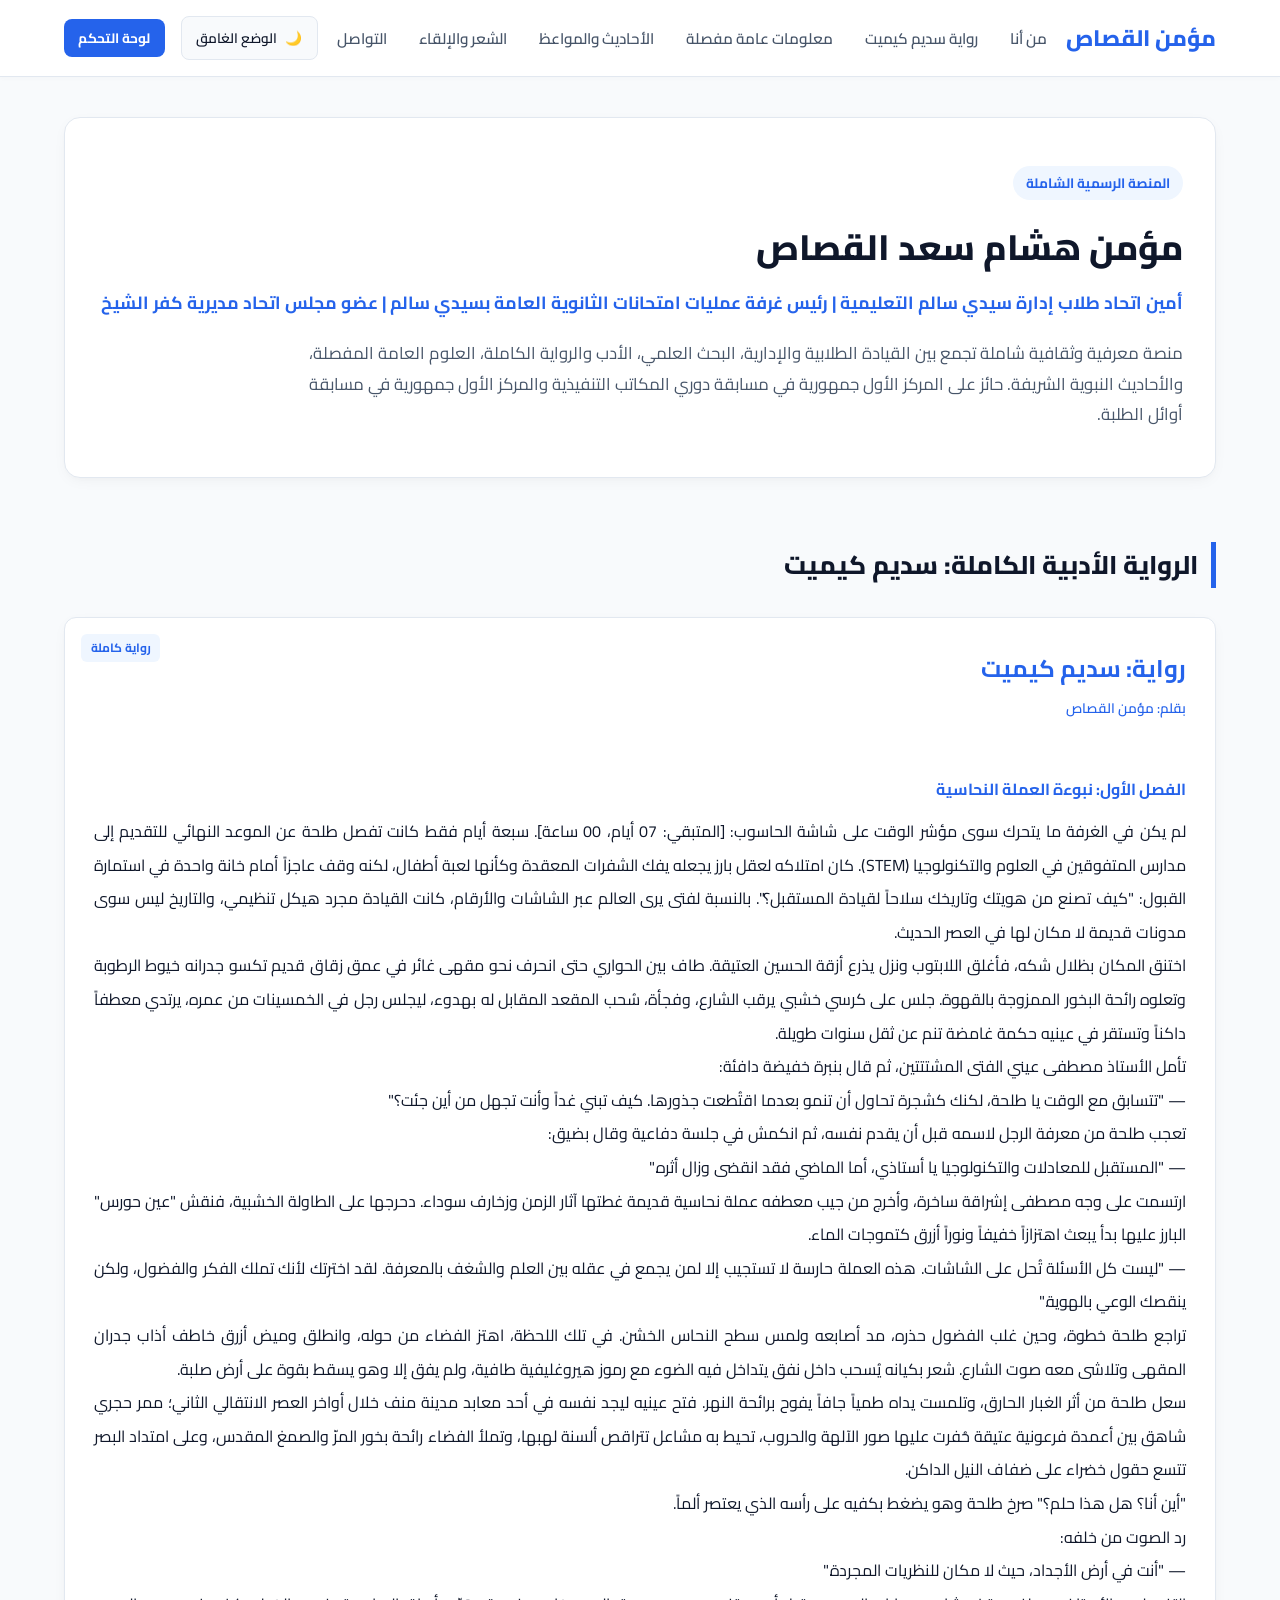
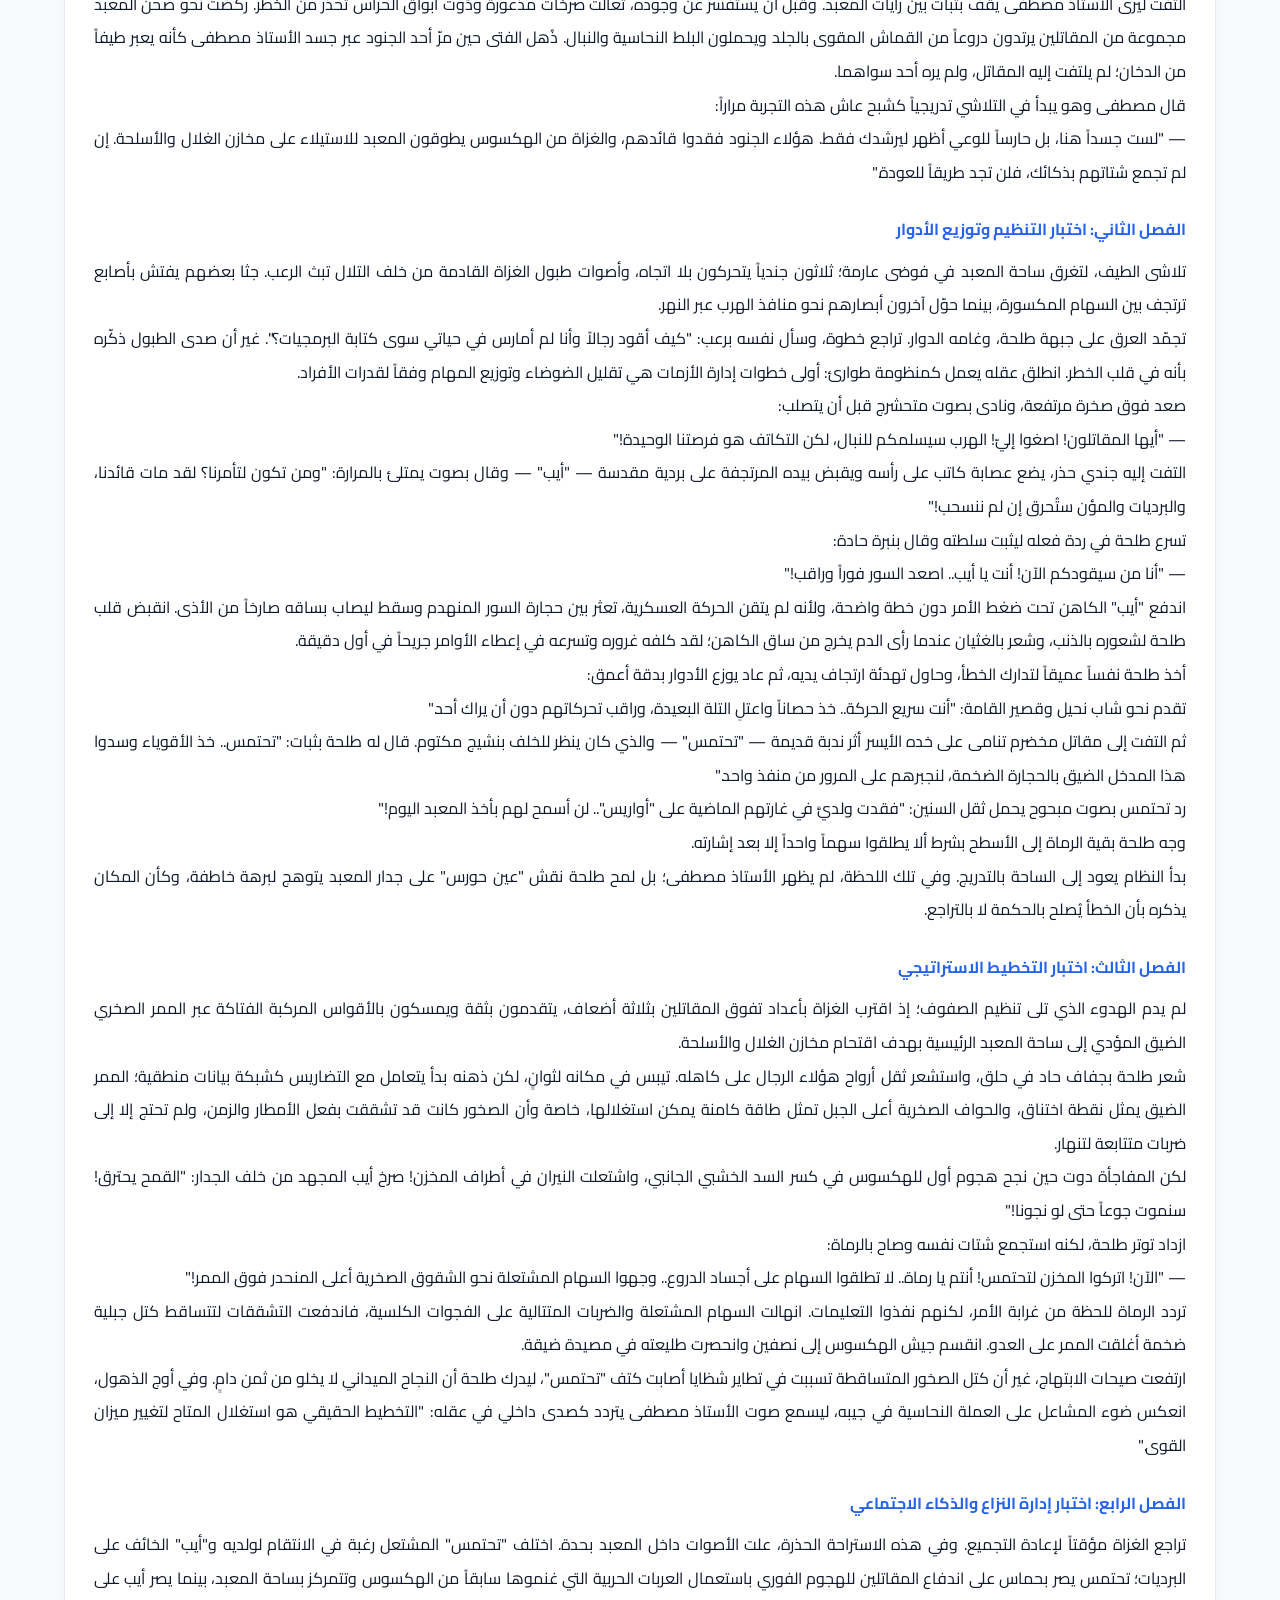
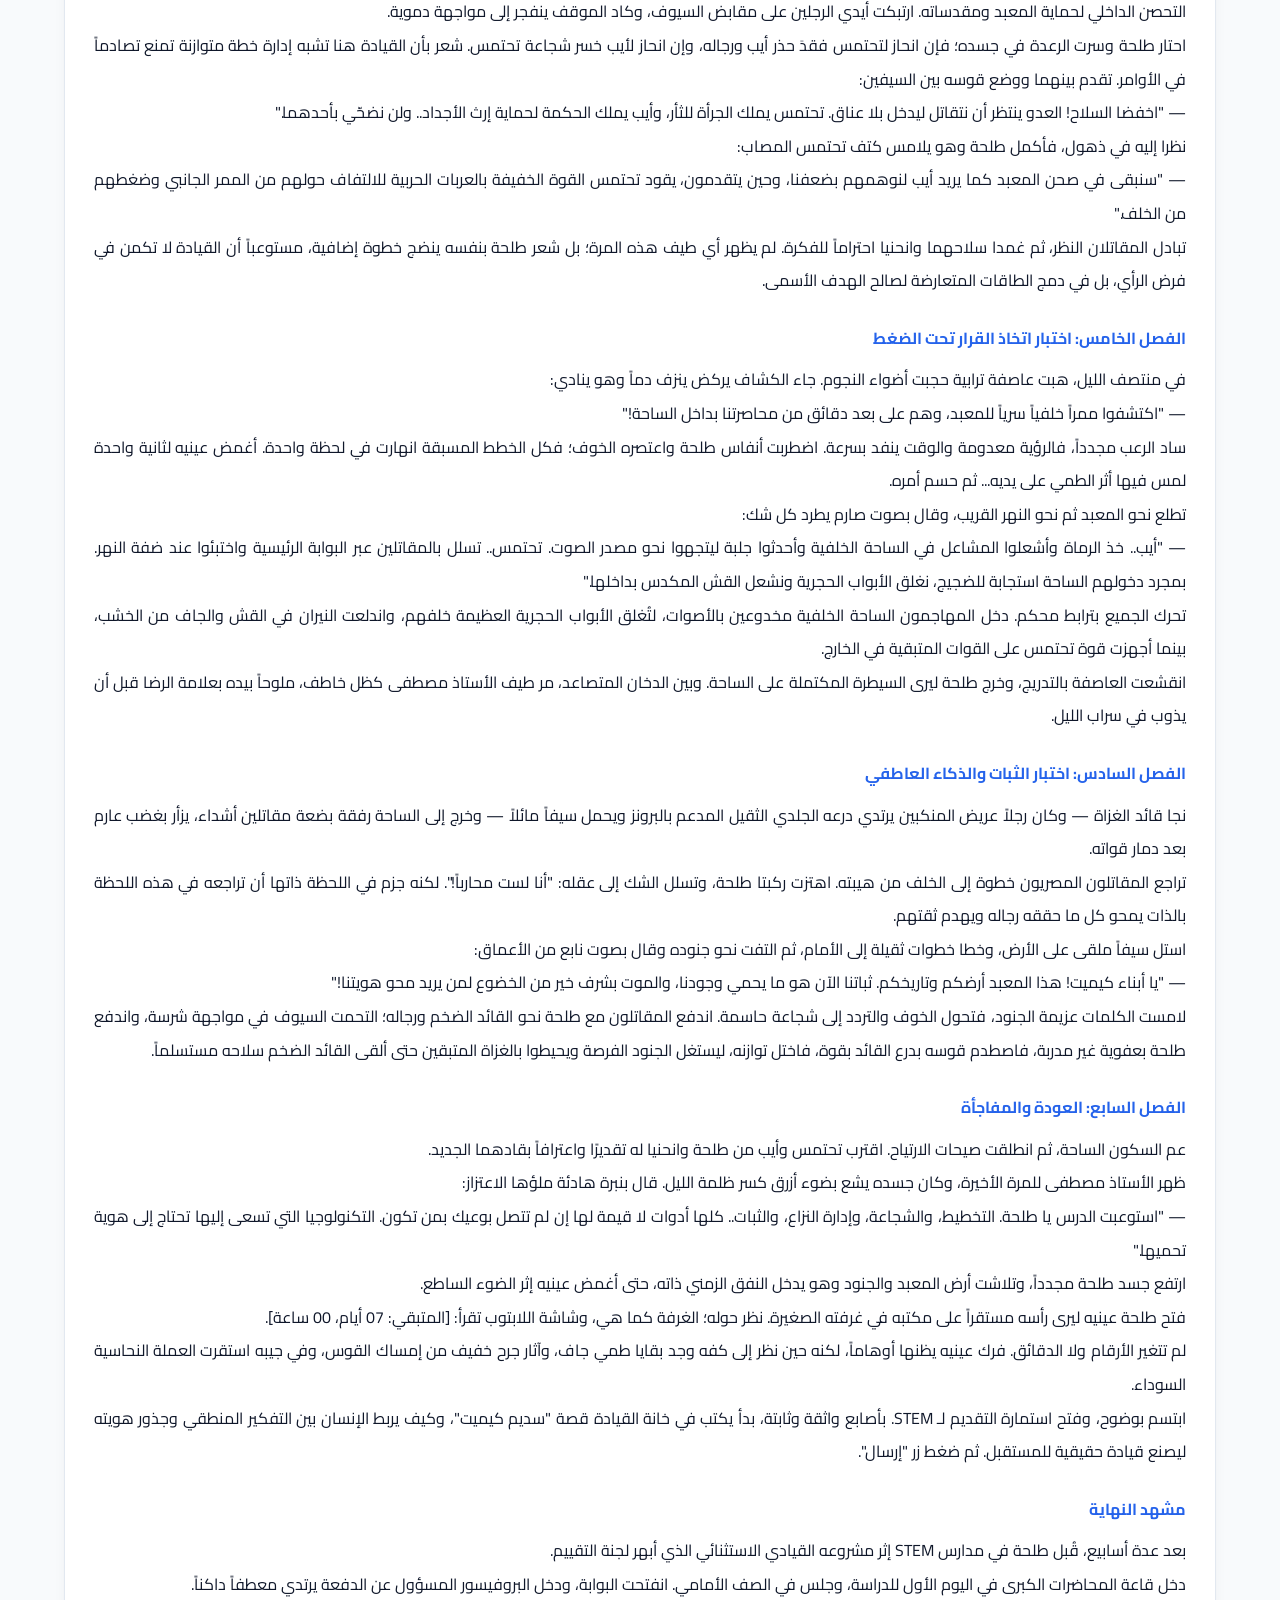
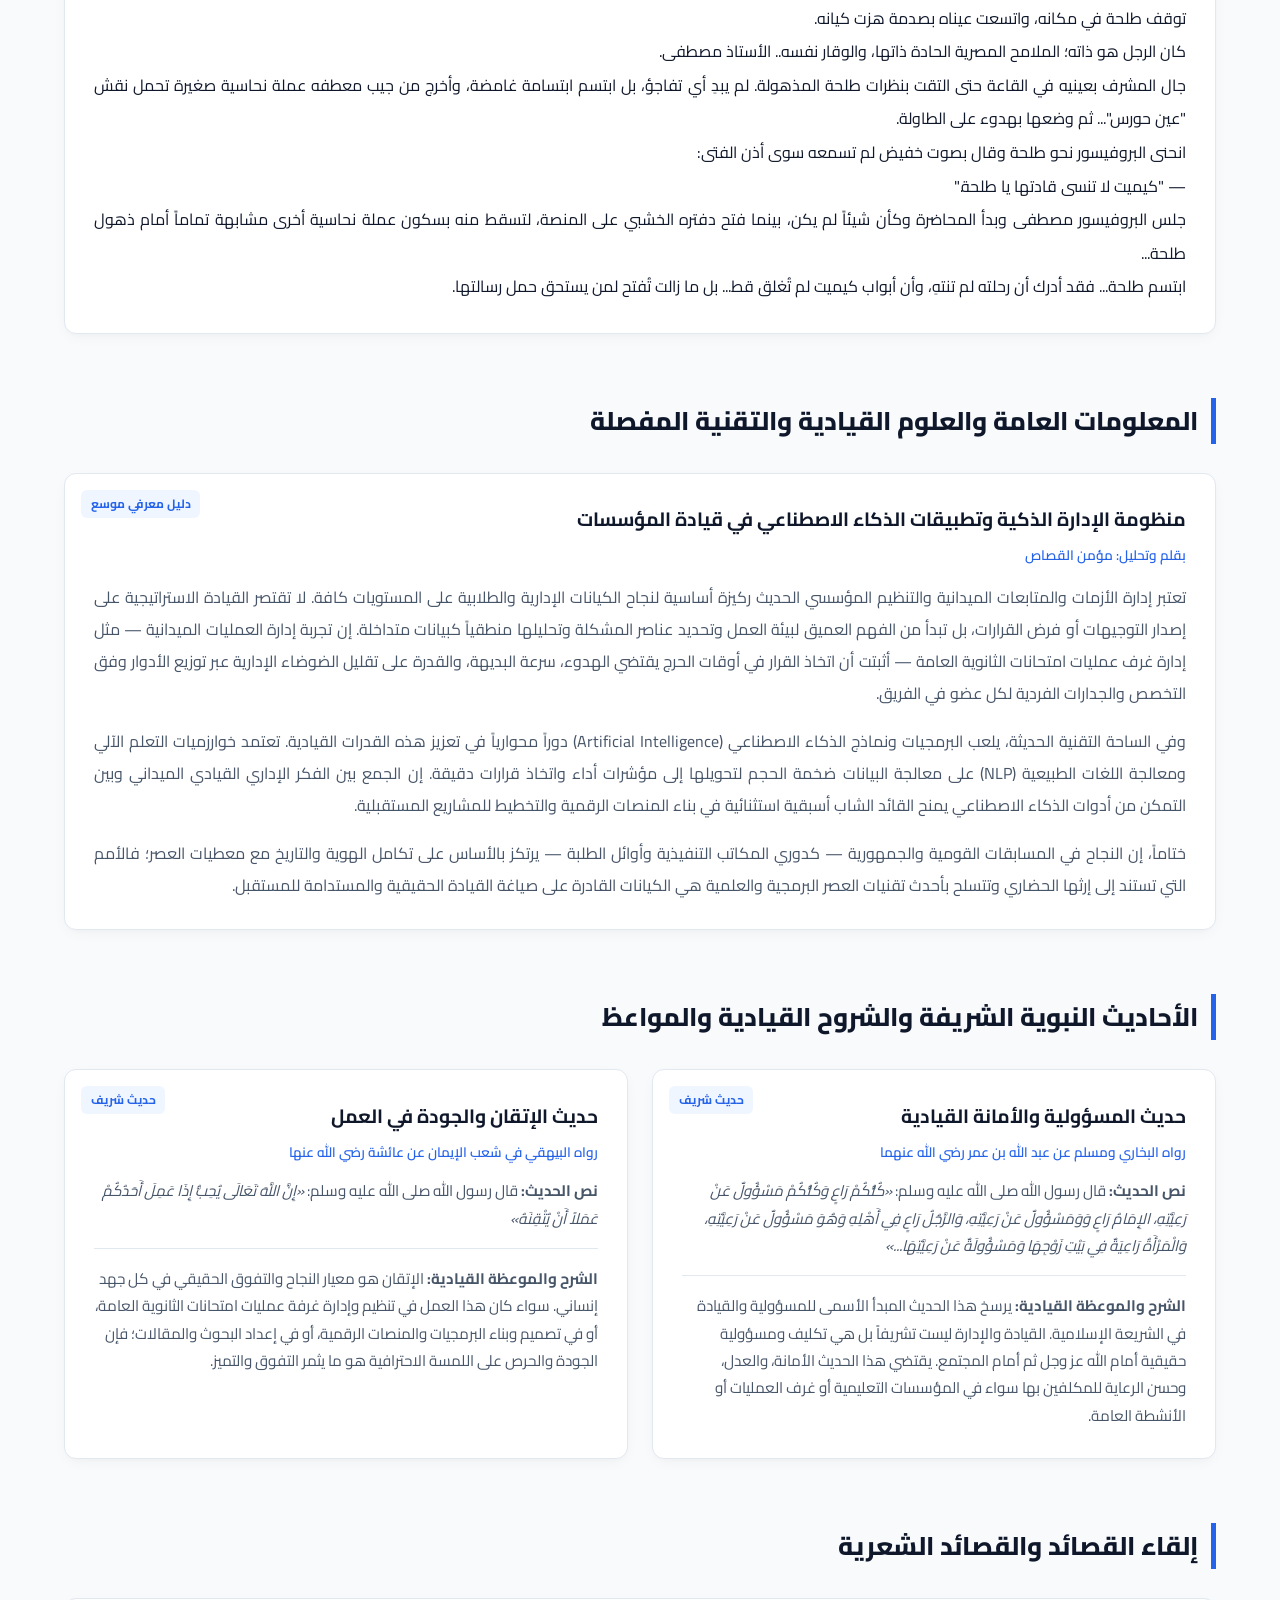
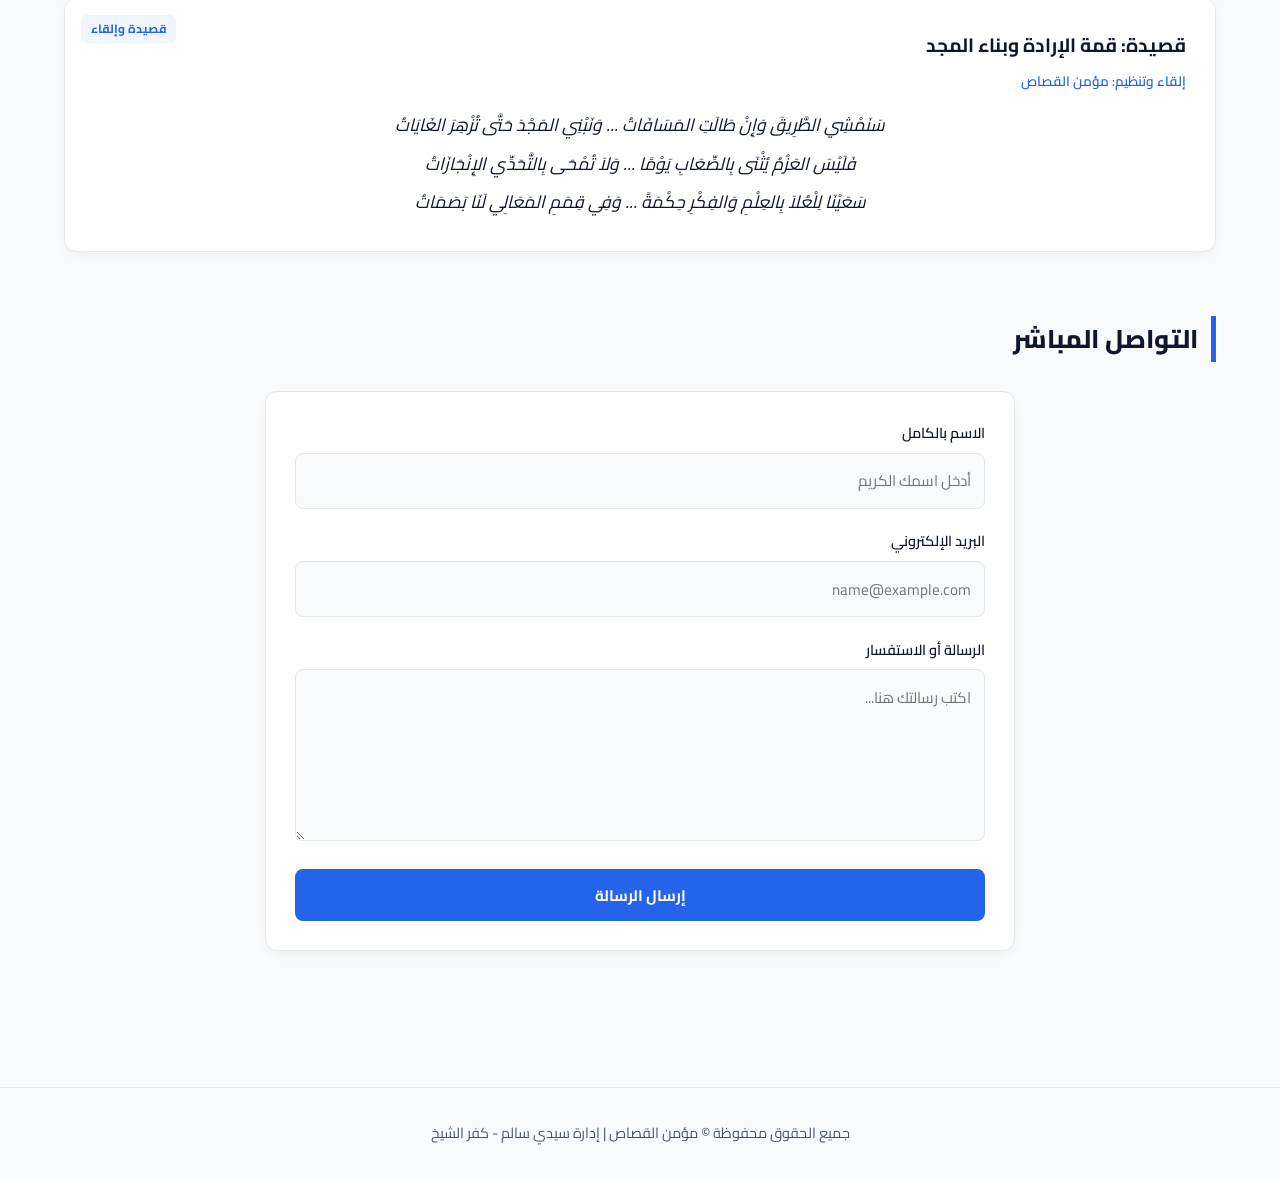
<file: index.html>
<!DOCTYPE html>
<html lang="ar" dir="rtl" data-theme="light">
<head>
    <meta charset="UTF-8">
    <meta name="viewport" content="width=device-width, initial-scale=1.0">
    <title>مؤمن القصاص | المنصة الشاملة والرسمية</title>
    <!-- خط Cairo لطباعة احترافية -->
    <link rel="preconnect" href="https://fonts.googleapis.com">
    <link rel="preconnect" href="https://fonts.gstatic.com" crossorigin>
    <link href="https://fonts.googleapis.com/css2?family=Cairo:wght@400;600;700;800&display=swap" rel="stylesheet">
    <link rel="stylesheet" href="style.css">
</head>
<body>

    <header>
        <div class="nav-container">
            <a href="index.html" class="logo">مؤمن القصاص</a>
            <ul class="nav-links">
                <li><a href="#about">من أنا</a></li>
                <li><a href="#novels">رواية سديم كيميت</a></li>
                <li><a href="#general-info">معلومات عامة مفصلة</a></li>
                <li><a href="#hadith">الأحاديث والمواعظ</a></li>
                <li><a href="#poetry">الشعر والإلقاء</a></li>
                <li><a href="#contact">التواصل</a></li>
            </ul>
            <div class="controls">
                <button class="theme-toggle" id="themeToggleBtn">
                    <span id="themeIcon">🌙</span>
                    <span id="themeText">الوضع الغامق</span>
                </button>
                <a href="dashboard.html" class="btn btn-sm">لوحة التحكم</a>
            </div>
        </div>
    </header>

    <main class="container">

        <!-- 1. التعريف الشخصي -->
        <section id="about" class="section hero-section">
            <div class="hero-content">
                <span class="badge">المنصة الرسمية الشاملة</span>
                <h1 class="hero-title">مؤمن هشام سعد القصاص</h1>
                <p class="hero-subtitle">أمين اتحاد طلاب إدارة سيدي سالم التعليمية | رئيس غرفة عمليات امتحانات الثانوية العامة بسيدي سالم | عضو مجلس اتحاد مديرية كفر الشيخ</p>
                <p class="hero-text">
                    منصة معرفية وثقافية شاملة تجمع بين القيادة الطلابية والإدارية، البحث العلمي، الأدب والرواية الكاملة، العلوم العامة المفصلة، والأحاديث النبوية الشريفة. حائز على المركز الأول جمهورية في مسابقة دوري المكاتب التنفيذية والمركز الأول جمهورية في مسابقة أوائل الطلبة.
                </p>
            </div>
        </section>

        <!-- 2. قسم الرواية الكاملة غير المختصرة (سديم كيميت) -->
        <section id="novels" class="section">
            <h2 class="section-title">الرواية الأدبية الكاملة: سديم كيميت</h2>
            <div class="card" style="margin-bottom: 2rem;">
                <span class="tag">رواية كاملة</span>
                <h3 class="card-title" style="font-size: 1.5rem; color: var(--accent-blue);">رواية: سديم كيميت</h3>
                <div class="card-meta">بقلم: مؤمن القصاص</div>
                
                <div class="novel-content" style="font-size: 1rem; line-height: 2.1; text-align: justify; padding-top: 1rem;">
                    
                    <h4 style="color: var(--accent-blue); margin: 1.5rem 0 0.5rem;">الفصل الأول: نبوءة العملة النحاسية</h4>
                    <p>لم يكن في الغرفة ما يتحرك سوى مؤشر الوقت على شاشة الحاسوب: [المتبقي: 07 أيام، 00 ساعة]. سبعة أيام فقط كانت تفصل طلحة عن الموعد النهائي للتقديم إلى مدارس المتفوقين في العلوم والتكنولوجيا (STEM). كان امتلاكه لعقل بارز يجعله يفك الشفرات المعقدة وكأنها لعبة أطفال، لكنه وقف عاجزاً أمام خانة واحدة في استمارة القبول: "كيف تصنع من هويتك وتاريخك سلاحاً لقيادة المستقبل؟". بالنسبة لفتى يرى العالم عبر الشاشات والأرقام، كانت القيادة مجرد هيكل تنظيمي، والتاريخ ليس سوى مدونات قديمة لا مكان لها في العصر الحديث.</p>
                    <p>اختنق المكان بظلال شكه، فأغلق اللابتوب ونزل يذرع أزقة الحسين العتيقة. طاف بين الحواري حتى انحرف نحو مقهى غائر في عمق زقاق قديم تكسو جدرانه خيوط الرطوبة وتعلوه رائحة البخور الممزوجة بالقهوة. جلس على كرسي خشبي يرقب الشارع، وفجأة، سُحب المقعد المقابل له بهدوء، ليجلس رجل في الخمسينات من عمره، يرتدي معطفاً داكناً وتستقر في عينيه حكمة غامضة تنم عن ثقل سنوات طويلة.</p>
                    <p>تأمل الأستاذ مصطفى عيني الفتى المشتتتين، ثم قال بنبرة خفيضة دافئة:<br>
                    — "تتسابق مع الوقت يا طلحة، لكنك كشجرة تحاول أن تنمو بعدما اقتُطعت جذورها. كيف تبني غداً وأنت تجهل من أين جئت؟"</p>
                    <p>تعجب طلحة من معرفة الرجل لاسمه قبل أن يقدم نفسه، ثم انكمش في جلسة دفاعية وقال بضيق:<br>
                    — "المستقبل للمعادلات والتكنولوجيا يا أستاذي، أما الماضي فقد انقضى وزال أثره."</p>
                    <p>ارتسمت على وجه مصطفى إشراقة ساخرة، وأخرج من جيب معطفه عملة نحاسية قديمة غطتها آثار الزمن وزخارف سوداء. دحرجها على الطاولة الخشبية، فنقش "عين حورس" البارز عليها بدأ يبعث اهتزازاً خفيفاً ونوراً أزرق كتموجات الماء.<br>
                    — "ليست كل الأسئلة تُحل على الشاشات. هذه العملة حارسة لا تستجيب إلا لمن يجمع في عقله بين العلم والشغف بالمعرفة. لقد اخترتك لأنك تملك الفكر والفضول، ولكن ينقصك الوعي بالهوية."</p>
                    <p>تراجع طلحة خطوة، وحين غلب الفضول حذره، مد أصابعه ولمس سطح النحاس الخشن. في تلك اللحظة، اهتز الفضاء من حوله، وانطلق وميض أزرق خاطف أذاب جدران المقهى وتلاشى معه صوت الشارع. شعر بكيانه يُسحب داخل نفق يتداخل فيه الضوء مع رموز هيروغليفية طافية، ولم يفق إلا وهو يسقط بقوة على أرض صلبة.</p>
                    <p>سعل طلحة من أثر الغبار الحارق، وتلمست يداه طمياً جافاً يفوح برائحة النهر. فتح عينيه ليجد نفسه في أحد معابد مدينة منف خلال أواخر العصر الانتقالي الثاني؛ ممر حجري شاهق بين أعمدة فرعونية عتيقة حُفرت عليها صور الآلهة والحروب، تحيط به مشاعل تتراقص ألسنة لهبها، وتملأ الفضاء رائحة بخور المرّ والصمغ المقدس، وعلى امتداد البصر تتسع حقول خضراء على ضفاف النيل الداكن.</p>
                    <p>"أين أنا؟ هل هذا حلم؟" صرخ طلحة وهو يضغط بكفيه على رأسه الذي يعتصر ألماً.<br>
                    رد الصوت من خلفه:<br>
                    — "أنت في أرض الأجداد، حيث لا مكان للنظريات المجردة."</p>
                    <p>التفت ليرى الأستاذ مصطفى يقف بثبات بين رايات المعبد. وقبل أن يستفسر عن وجوده، تعالت صرخات مذعورة ودَوّت أبواق الحراس تحذر من الخطر. ركضت نحو صحن المعبد مجموعة من المقاتلين يرتدون دروعاً من القماش المقوى بالجلد ويحملون البلط النحاسية والنبال. ذُهل الفتى حين مرّ أحد الجنود عبر جسد الأستاذ مصطفى كأنه يعبر طيفاً من الدخان؛ لم يلتفت إليه المقاتل، ولم يره أحد سواهما.</p>
                    <p>قال مصطفى وهو يبدأ في التلاشي تدريجياً كشبح عاش هذه التجربة مراراً:<br>
                    — "لست جسداً هنا، بل حارساً للوعي أظهر ليرشدك فقط. هؤلاء الجنود فقدوا قائدهم، والغزاة من الهكسوس يطوقون المعبد للاستيلاء على مخازن الغلال والأسلحة. إن لم تجمع شتاتهم بذكائك، فلن تجد طريقاً للعودة."</p>

                    <h4 style="color: var(--accent-blue); margin: 1.5rem 0 0.5rem;">الفصل الثاني: اختبار التنظيم وتوزيع الأدوار</h4>
                    <p>تلاشى الطيف، لتغرق ساحة المعبد في فوضى عارمة؛ ثلاثون جندياً يتحركون بلا اتجاه، وأصوات طبول الغزاة القادمة من خلف التلال تبث الرعب. جثا بعضهم يفتش بأصابع ترتجف بين السهام المكسورة، بينما حوّل آخرون أبصارهم نحو منافذ الهرب عبر النهر.</p>
                    <p>تجمّد العرق على جبهة طلحة، وغامه الدوار. تراجع خطوة، وسأل نفسه برعب: "كيف أقود رجالاً وأنا لم أمارس في حياتي سوى كتابة البرمجيات؟". غير أن صدى الطبول ذكّره بأنه في قلب الخطر. انطلق عقله يعمل كمنظومة طوارئ: أولى خطوات إدارة الأزمات هي تقليل الضوضاء وتوزيع المهام وفقاً لقدرات الأفراد.</p>
                    <p>صعد فوق صخرة مرتفعة، ونادى بصوت متحشرج قبل أن يتصلب:<br>
                    — "أيها المقاتلون! اصغوا إليّ! الهرب سيسلمكم للنبال، لكن التكاتف هو فرصتنا الوحيدة!"</p>
                    <p>التفت إليه جندي حذر، يضع عصابة كاتب على رأسه ويقبض بيده المرتجفة على بردية مقدسة — "أيب" — وقال بصوت يمتلئ بالمرارة: "ومن تكون لتأمرنا؟ لقد مات قائدنا، والبرديات والمؤن ستُحرق إن لم ننسحب!"</p>
                    <p>تسرع طلحة في ردة فعله ليثبت سلطته وقال بنبرة حادة:<br>
                    — "أنا من سيقودكم الآن! أنت يا أيب.. اصعد السور فوراً وراقب!"</p>
                    <p>اندفع "أيب" الكاهن تحت ضغط الأمر دون خطة واضحة، ولأنه لم يتقن الحركة العسكرية، تعثر بين حجارة السور المنهدم وسقط ليصاب بساقه صارخاً من الأذى. انقبض قلب طلحة لشعوره بالذنب، وشعر بالغثيان عندما رأى الدم يخرج من ساق الكاهن؛ لقد كلفه غروره وتسرعه في إعطاء الأوامر جريحاً في أول دقيقة.</p>
                    <p>أخذ طلحة نفساً عميقاً لتدارك الخطأ، وحاول تهدئة ارتجاف يديه، ثم عاد يوزع الأدوار بدقة أعمق:<br>
                    تقدم نحو شاب نحيل وقصير القامة: "أنت سريع الحركة.. خذ حصاناً واعتلِ التلة البعيدة، وراقب تحركاتهم دون أن يراك أحد."<br>
                    ثم التفت إلى مقاتل مخضرم تنامى على خده الأيسر أثر ندبة قديمة — "تحتمس" — والذي كان ينظر للخلف بنشيج مكتوم. قال له طلحة بثبات: "تحتمس.. خذ الأقوياء وسدوا هذا المدخل الضيق بالحجارة الضخمة، لنجبرهم على المرور من منفذ واحد."</p>
                    <p>رد تحتمس بصوت مبحوح يحمل ثقل السنين: "فقدت ولديَّ في غارتهم الماضية على "أواريس".. لن أسمح لهم بأخذ المعبد اليوم!"<br>
                    وجه طلحة بقية الرماة إلى الأسطح بشرط ألا يطلقوا سهماً واحداً إلا بعد إشارته.</p>
                    <p>بدأ النظام يعود إلى الساحة بالتدريج. وفي تلك اللحظة، لم يظهر الأستاذ مصطفى؛ بل لمح طلحة نقش "عين حورس" على جدار المعبد يتوهج لبرهة خاطفة، وكأن المكان يذكره بأن الخطأ يُصلح بالحكمة لا بالتراجع.</p>

                    <h4 style="color: var(--accent-blue); margin: 1.5rem 0 0.5rem;">الفصل الثالث: اختبار التخطيط الاستراتيجي</h4>
                    <p>لم يدم الهدوء الذي تلى تنظيم الصفوف؛ إذ اقترب الغزاة بأعداد تفوق المقاتلين بثلاثة أضعاف، يتقدمون بثقة ويمسكون بالأقواس المركبة الفتاكة عبر الممر الصخري الضيق المؤدي إلى ساحة المعبد الرئيسية بهدف اقتحام مخازن الغلال والأسلحة.</p>
                    <p>شعر طلحة بجفاف حاد في حلق، واستشعر ثقل أرواح هؤلاء الرجال على كاهله. تيبس في مكانه لثوانٍ، لكن ذهنه بدأ يتعامل مع التضاريس كشبكة بيانات منطقية؛ الممر الضيق يمثل نقطة اختناق، والحواف الصخرية أعلى الجبل تمثل طاقة كامنة يمكن استغلالها، خاصة وأن الصخور كانت قد تشققت بفعل الأمطار والزمن، ولم تحتج إلا إلى ضربات متتابعة لتنهار.</p>
                    <p>لكن المفاجأة دوت حين نجح هجوم أول للهكسوس في كسر السد الخشبي الجانبي، واشتعلت النيران في أطراف المخزن! صرخ أيب المجهد من خلف الجدار: "القمح يحترق! سنموت جوعاً حتى لو نجونا!"</p>
                    <p>ازداد توتر طلحة، لكنه استجمع شتات نفسه وصاح بالرماة:<br>
                    — "الآن! اتركوا المخزن لتحتمس! أنتم يا رماة.. لا تطلقوا السهام على أجساد الدروع.. وجهوا السهام المشتعلة نحو الشقوق الصخرية أعلى المنحدر فوق الممر!"</p>
                    <p>تردد الرماة للحظة من غرابة الأمر، لكنهم نفذوا التعليمات. انهالت السهام المشتعلة والضربات المتتالية على الفجوات الكلسية، فاندفعت التشققات لتتساقط كتل جبلية ضخمة أغلقت الممر على العدو. انقسم جيش الهكسوس إلى نصفين وانحصرت طليعته في مصيدة ضيقة.</p>
                    <p>ارتفعت صيحات الابتهاج، غير أن كتل الصخور المتساقطة تسببت في تطاير شظايا أصابت كتف "تحتمس"، ليدرك طلحة أن النجاح الميداني لا يخلو من ثمن دامٍ. وفي أوج الذهول، انعكس ضوء المشاعل على العملة النحاسية في جيبه، ليسمع صوت الأستاذ مصطفى يتردد كصدى داخلي في عقله: "التخطيط الحقيقي هو استغلال المتاح لتغيير ميزان القوى."</p>

                    <h4 style="color: var(--accent-blue); margin: 1.5rem 0 0.5rem;">الفصل الرابع: اختبار إدارة النزاع والذكاء الاجتماعي</h4>
                    <p>تراجع الغزاة مؤقتاً لإعادة التجميع. وفي هذه الاستراحة الحذرة، علت الأصوات داخل المعبد بحدة. اختلف "تحتمس" المشتعل رغبة في الانتقام لولديه و"أيب" الخائف على البرديات؛ تحتمس يصر بحماس على اندفاع المقاتلين للهجوم الفوري باستعمال العربات الحربية التي غنموها سابقاً من الهكسوس وتتمركز بساحة المعبد، بينما يصر أيب على التحصن الداخلي لحماية المعبد ومقدساته. ارتبكت أيدي الرجلين على مقابض السيوف، وكاد الموقف ينفجر إلى مواجهة دموية.</p>
                    <p>احتار طلحة وسرت الرعدة في جسده؛ فإن انحاز لتحتمس فقدَ حذر أيب ورجاله، وإن انحاز لأيب خسر شجاعة تحتمس. شعر بأن القيادة هنا تشبه إدارة خطة متوازنة تمنع تصادماً في الأوامر. تقدم بينهما ووضع قوسه بين السيفين:<br>
                    — "اخفضا السلاح! العدو ينتظر أن نتقاتل ليدخل بلا عناق. تحتمس يملك الجرأة للثأر، وأيب يملك الحكمة لحماية إرث الأجداد.. ولن نضحّي بأحدهما."</p>
                    <p>نظرا إليه في ذهول، فأكمل طلحة وهو يلامس كتف تحتمس المصاب:<br>
                    — "سنبقى في صحن المعبد كما يريد أيب لنوهمهم بضعفنا، وحين يتقدمون، يقود تحتمس القوة الخفيفة بالعربات الحربية للالتفاف حولهم من الممر الجانبي وضغطهم من الخلف."</p>
                    <p>تبادل المقاتلان النظر، ثم غمدا سلاحهما وانحنيا احتراماً للفكرة. لم يظهر أي طيف هذه المرة؛ بل شعر طلحة بنفسه ينضج خطوة إضافية، مستوعباً أن القيادة لا تكمن في فرض الرأي، بل في دمج الطاقات المتعارضة لصالح الهدف الأسمى.</p>

                    <h4 style="color: var(--accent-blue); margin: 1.5rem 0 0.5rem;">الفصل الخامس: اختبار اتخاذ القرار تحت الضغط</h4>
                    <p>في منتصف الليل، هبت عاصفة ترابية حجبت أضواء النجوم. جاء الكشاف يركض ينزف دماً وهو ينادي:<br>
                    — "اكتشفوا ممراً خلفياً سرياً للمعبد، وهم على بعد دقائق من محاصرتنا بداخل الساحة!"</p>
                    <p>ساد الرعب مجدداً، فالرؤية معدومة والوقت ينفد بسرعة. اضطربت أنفاس طلحة واعتصره الخوف؛ فكل الخطط المسبقة انهارت في لحظة واحدة. أغمض عينيه لثانية واحدة لمس فيها أثر الطمي على يديه... ثم حسم أمره.</p>
                    <p>تطلع نحو المعبد ثم نحو النهر القريب، وقال بصوت صارم يطرد كل شك:<br>
                    — "أيب.. خذ الرماة وأشعلوا المشاعل في الساحة الخلفية وأحدثوا جلبة ليتجهوا نحو مصدر الصوت. تحتمس.. تسلل بالمقاتلين عبر البوابة الرئيسية واختبئوا عند ضفة النهر. بمجرد دخولهم الساحة استجابة للضجيج، نغلق الأبواب الحجرية ونشعل القش المكدس بداخلها."</p>
                    <p>تحرك الجميع بترابط محكم. دخل المهاجمون الساحة الخلفية مخدوعين بالأصوات، لتُغلق الأبواب الحجرية العظيمة خلفهم، واندلعت النيران في القش والجاف من الخشب، بينما أجهزت قوة تحتمس على القوات المتبقية في الخارج.</p>
                    <p>انقشعت العاصفة بالتدريج، وخرج طلحة ليرى السيطرة المكتملة على الساحة. وبين الدخان المتصاعد، مر طيف الأستاذ مصطفى كظل خاطف، ملوحاً بيده بعلامة الرضا قبل أن يذوب في سراب الليل.</p>

                    <h4 style="color: var(--accent-blue); margin: 1.5rem 0 0.5rem;">الفصل السادس: اختبار الثبات والذكاء العاطفي</h4>
                    <p>نجا قائد الغزاة — وكان رجلاً عريض المنكبين يرتدي درعه الجلدي الثقيل المدعم بالبرونز ويحمل سيفاً مائلاً — وخرج إلى الساحة رفقة بضعة مقاتلين أشداء، يزأر بغضب عارم بعد دمار قواته.</p>
                    <p>تراجع المقاتلون المصريون خطوة إلى الخلف من هيبته. اهتزت ركبتا طلحة، وتسلل الشك إلى عقله: "أنا لست محارباً!". لكنه جزم في اللحظة ذاتها أن تراجعه في هذه اللحظة بالذات يمحو كل ما حققه رجاله ويهدم ثقتهم.</p>
                    <p>استل سيفاً ملقى على الأرض، وخطا خطوات ثقيلة إلى الأمام، ثم التفت نحو جنوده وقال بصوت نابع من الأعماق:<br>
                    — "يا أبناء كيميت! هذا المعبد أرضكم وتاريخكم. ثباتنا الآن هو ما يحمي وجودنا، والموت بشرف خير من الخضوع لمن يريد محو هويتنا!"</p>
                    <p>لامست الكلمات عزيمة الجنود، فتحول الخوف والتردد إلى شجاعة حاسمة. اندفع المقاتلون مع طلحة نحو القائد الضخم ورجاله؛ التحمت السيوف في مواجهة شرسة، واندفع طلحة بعفوية غير مدربة، فاصطدم قوسه بدرع القائد بقوة، فاختل توازنه، ليستغل الجنود الفرصة ويحيطوا بالغزاة المتبقين حتى ألقى القائد الضخم سلاحه مستسلماً.</p>

                    <h4 style="color: var(--accent-blue); margin: 1.5rem 0 0.5rem;">الفصل السابع: العودة والمفاجأة</h4>
                    <p>عم السكون الساحة، ثم انطلقت صيحات الارتياح. اقترب تحتمس وأيب من طلحة وانحنيا له تقديرًا واعترافاً بقادهما الجديد.</p>
                    <p>ظهر الأستاذ مصطفى للمرة الأخيرة، وكان جسده يشع بضوء أزرق كسر ظلمة الليل. قال بنبرة هادئة ملؤها الاعتزاز:<br>
                    — "استوعبت الدرس يا طلحة. التخطيط، والشجاعة، وإدارة النزاع، والثبات.. كلها أدوات لا قيمة لها إن لم تتصل بوعيك بمن تكون. التكنولوجيا التي تسعى إليها تحتاج إلى هوية تحميها."</p>
                    <p>ارتفع جسد طلحة مجدداً، وتلاشت أرض المعبد والجنود وهو يدخل النفق الزمني ذاته، حتى أغمض عينيه إثر الضوء الساطع.</p>
                    <p>فتح طلحة عينيه ليرى رأسه مستقراً على مكتبه في غرفته الصغيرة. نظر حوله؛ الغرفة كما هي، وشاشة اللابتوب تقرأ: [المتبقي: 07 أيام، 00 ساعة].</p>
                    <p>لم تتغير الأرقام ولا الدقائق. فرك عينيه يظنها أوهاماً، لكنه حين نظر إلى كفه وجد بقايا طمي جاف، وآثار جرح خفيف من إمساك القوس، وفي جيبه استقرت العملة النحاسية السوداء.</p>
                    <p>ابتسم بوضوح، وفتح استمارة التقديم لـ STEM. بأصابع واثقة وثابتة، بدأ يكتب في خانة القيادة قصة "سديم كيميت"، وكيف يربط الإنسان بين التفكير المنطقي وجذور هويته ليصنع قيادة حقيقية للمستقبل. ثم ضغط زر "إرسال".</p>

                    <h4 style="color: var(--accent-blue); margin: 1.5rem 0 0.5rem;">مشهد النهاية</h4>
                    <p>بعد عدة أسابيع، قُبل طلحة في مدارس STEM إثر مشروعه القيادي الاستثنائي الذي أبهر لجنة التقييم.</p>
                    <p>دخل قاعة المحاضرات الكبرى في اليوم الأول للدراسة، وجلس في الصف الأمامي. انفتحت البوابة، ودخل البروفيسور المسؤول عن الدفعة يرتدي معطفاً داكناً.</p>
                    <p>توقف طلحة في مكانه، واتسعت عيناه بصدمة هزت كيانه.</p>
                    <p>كان الرجل هو ذاته؛ الملامح المصرية الحادة ذاتها، والوقار نفسه.. الأستاذ مصطفى.</p>
                    <p>جال المشرف بعينيه في القاعة حتى التقت بنظرات طلحة المذهولة. لم يبدِ أي تفاجؤ، بل ابتسم ابتسامة غامضة، وأخرج من جيب معطفه عملة نحاسية صغيرة تحمل نقش "عين حورس"... ثم وضعها بهدوء على الطاولة.</p>
                    <p>انحنى البروفيسور نحو طلحة وقال بصوت خفيض لم تسمعه سوى أذن الفتى:<br>
                    — "كيميت لا تنسى قادتها يا طلحة."</p>
                    <p>جلس البروفيسور مصطفى وبدأ المحاضرة وكأن شيئاً لم يكن، بينما فتح دفتره الخشبي على المنصة، لتسقط منه بسكون عملة نحاسية أخرى مشابهة تماماً أمام ذهول طلحة...</p>
                    <p>ابتسم طلحة... فقد أدرك أن رحلته لم تنتهِ، وأن أبواب كيميت لم تُغلق قط... بل ما زالت تُفتح لمن يستحق حمل رسالتها.</p>
                </div>
            </div>
        </section>

        <!-- 3. قسم المعلومات العامة والتخصصية (مفصلة 15-20 سطر) -->
        <section id="general-info" class="section">
            <h2 class="section-title">المعلومات العامة والعلوم القيادية والتقنية المفصلة</h2>
            <div class="card">
                <span class="tag">دليل معرفي موسع</span>
                <h3 class="card-title">منظومة الإدارة الذكية وتطبيقات الذكاء الاصطناعي في قيادة المؤسسات</h3>
                <div class="card-meta">بقلم وتحليل: مؤمن القصاص</div>
                <div class="card-body" style="font-size: 1rem; line-height: 2; text-align: justify;">
                    <p style="margin-bottom: 1rem;">
                        تعتبر إدارة الأزمات والمتابعات الميدانية والتنظيم المؤسسي الحديث ركيزة أساسية لنجاح الكيانات الإدارية والطلابية على المستويات كافة. لا تقتصر القيادة الاستراتيجية على إصدار التوجيهات أو فرض القرارات، بل تبدأ من الفهم العميق لبيئة العمل وتحديد عناصر المشكلة وتحليلها منطقياً كبيانات متداخلة. إن تجربة إدارة العمليات الميدانية — مثل إدارة غرف عمليات امتحانات الثانوية العامة — أثبتت أن اتخاذ القرار في أوقات الحرج يقتضي الهدوء، سرعة البديهة، والقدرة على تقليل الضوضاء الإدارية عبر توزيع الأدوار وفق التخصص والجدارات الفردية لكل عضو في الفريق.
                    </p>
                    <p style="margin-bottom: 1rem;">
                        وفي الساحة التقنية الحديثة، يلعب البرمجيات ونماذج الذكاء الاصطناعي (Artificial Intelligence) دوراً محوارياً في تعزيز هذه القدرات القيادية. تعتمد خوارزميات التعلم الآلي ومعالجة اللغات الطبيعية (NLP) على معالجة البيانات ضخمة الحجم لتحويلها إلى مؤشرات أداء واتخاذ قرارات دقيقة. إن الجمع بين الفكر الإداري القيادي الميداني وبين التمكن من أدوات الذكاء الاصطناعي يمنح القائد الشاب أسبقية استثنائية في بناء المنصات الرقمية والتخطيط للمشاريع المستقبلية.
                    </p>
                    <p>
                        ختاماً، إن النجاح في المسابقات القومية والجمهورية — كدوري المكاتب التنفيذية وأوائل الطلبة — يرتكز بالأساس على تكامل الهوية والتاريخ مع معطيات العصر؛ فالأمم التي تستند إلى إرثها الحضاري وتتسلح بأحدث تقنيات العصر البرمجية والعلمية هي الكيانات القادرة على صياغة القيادة الحقيقية والمستدامة للمستقبل.
                    </p>
                </div>
            </div>
        </section>

        <!-- 4. قسم الأحاديث النبوية والمواعظ (مفصلة وشاملة) -->
        <section id="hadith" class="section">
            <h2 class="section-title">الأحاديث النبوية الشريفة والشروح القيادية والمواعظ</h2>
            <div class="grid">

                <div class="card">
                    <span class="tag">حديث شريف</span>
                    <h3 class="card-title">حديث المسؤولية والأمانة القيادية</h3>
                    <div class="card-meta">رواه البخاري ومسلم عن عبد الله بن عمر رضي الله عنهما</div>
                    <p class="card-body">
                        <strong>نص الحديث:</strong> قال رسول الله صلى الله عليه وسلم: 
                        <em>«كُلُّكُمْ رَاعٍ وَكُلُّكُمْ مَسْؤُولٌ عَنْ رَعِيَّتِهِ، الإِمَامُ رَاعٍ وَوَمَسْؤُولٌ عَنْ رَعِيَّتِهِ، وَالرَّجُلُ رَاعٍ فِي أَهْلِهِ وَهُوَ مَسْؤُولٌ عَنْ رَعِيَّتِهِ، وَالْمَرْأَةُ رَاعِيَةٌ فِي بَيْتِ زَوْجِهَا وَمَسْؤُولَةٌ عَنْ رَعِيَّتِهَا...»</em>
                    </p>
                    <hr style="margin: 1rem 0; border: none; border-top: 1px solid var(--border-color);">
                    <p class="card-body">
                        <strong>الشرح والموعظة القيادية:</strong> يرسخ هذا الحديث المبدأ الأسمى للمسؤولية والقيادة في الشريعة الإسلامية. القيادة والإدارة ليست تشريفاً بل هي تكليف ومسؤولية حقيقية أمام الله عز وجل ثم أمام المجتمع. يقتضي هذا الحديث الأمانة، والعدل، وحسن الرعاية للمكلفين بها سواء في المؤسسات التعليمية أو غرف العمليات أو الأنشطة العامة.
                    </p>
                </div>

                <div class="card">
                    <span class="tag">حديث شريف</span>
                    <h3 class="card-title">حديث الإتقان والجودة في العمل</h3>
                    <div class="card-meta">رواه البيهقي في شعب الإيمان عن عائشة رضي الله عنها</div>
                    <p class="card-body">
                        <strong>نص الحديث:</strong> قال رسول الله صلى الله عليه وسلم: 
                        <em>«إِنَّ اللَّهَ تَعَالَى يُحِبُّ إِذَا عَمِلَ أَحَدُكُمْ عَمَلاً أَنْ يُتْقِنَهُ»</em>
                    </p>
                    <hr style="margin: 1rem 0; border: none; border-top: 1px solid var(--border-color);">
                    <p class="card-body">
                        <strong>الشرح والموعظة القيادية:</strong> الإتقان هو معيار النجاح والتفوق الحقيقي في كل جهد إنساني. سواء كان هذا العمل في تنظيم وإدارة غرفة عمليات امتحانات الثانوية العامة، أو في تصميم وبناء البرمجيات والمنصات الرقمية، أو في إعداد البحوث والمقالات؛ فإن الجودة والحرص على اللمسة الاحترافية هو ما يثمر التفوق والتميز.
                    </p>
                </div>

            </div>
        </section>

        <!-- 5. قسم الشعر والإلقاء -->
        <section id="poetry" class="section">
            <h2 class="section-title">إلقاء القصائد والقصائد الشعرية</h2>
            <div class="card">
                <span class="tag">قصيدة وإلقاء</span>
                <h3 class="card-title">قصيدة: قمة الإرادة وبناء المجد</h3>
                <div class="card-meta">إلقاء وتنظيم: مؤمن القصاص</div>
                <div class="card-body" style="font-size: 1.1rem; line-height: 2.2; text-align: center; font-style: italic; color: var(--text-primary);">
                    <p>سَنَمْشِي الطَّرِيقَ وَإِنْ طَالَتِ المَسَافَاتُ ... وَنَبْنِي المَجْدَ حَتَّى تُزْهِرَ الغَايَاتُ</p>
                    <p>فَلَيْسَ العَزْمُ يُثْنَى بِالصِّعَابِ يَوْمًا ... وَلاَ تُمْحَى بِالتَّحَدِّي الإِنْجَازَاتُ</p>
                    <p>سَعَيْنَا لِلْعُلاَ بِالعِلْمِ وَالفِكْرِ حِكْمَةً ... وَفِي قِمَمِ المَعَالِي لَنَا بَصَمَاتُ</p>
                </div>
            </div>
        </section>

        <!-- 6. قسم التواصل المباشر -->
        <section id="contact" class="section">
            <h2 class="section-title">التواصل المباشر</h2>
            <div class="card form-card">
                <form id="contactForm">
                    <div class="form-group">
                        <label for="name">الاسم بالكامل</label>
                        <input type="text" id="name" class="form-control" placeholder="أدخل اسمك الكريم" required>
                    </div>
                    <div class="form-group">
                        <label for="email">البريد الإلكتروني</label>
                        <input type="email" id="email" class="form-control" placeholder="name@example.com" required>
                    </div>
                    <div class="form-group">
                        <label for="message">الرسالة أو الاستفسار</label>
                        <textarea id="message" class="form-control" rows="5" placeholder="اكتب رسالتك هنا..." required></textarea>
                    </div>
                    <button type="submit" class="btn btn-full">إرسال الرسالة</button>
                </form>
            </div>
        </section>

    </main>

    <footer>
        <p>جميع الحقوق محفوظة © مؤمن القصاص | إدارة سيدي سالم - كفر الشيخ</p>
    </footer>

    <script src="script.js"></script>
</body>
</html>
</file>
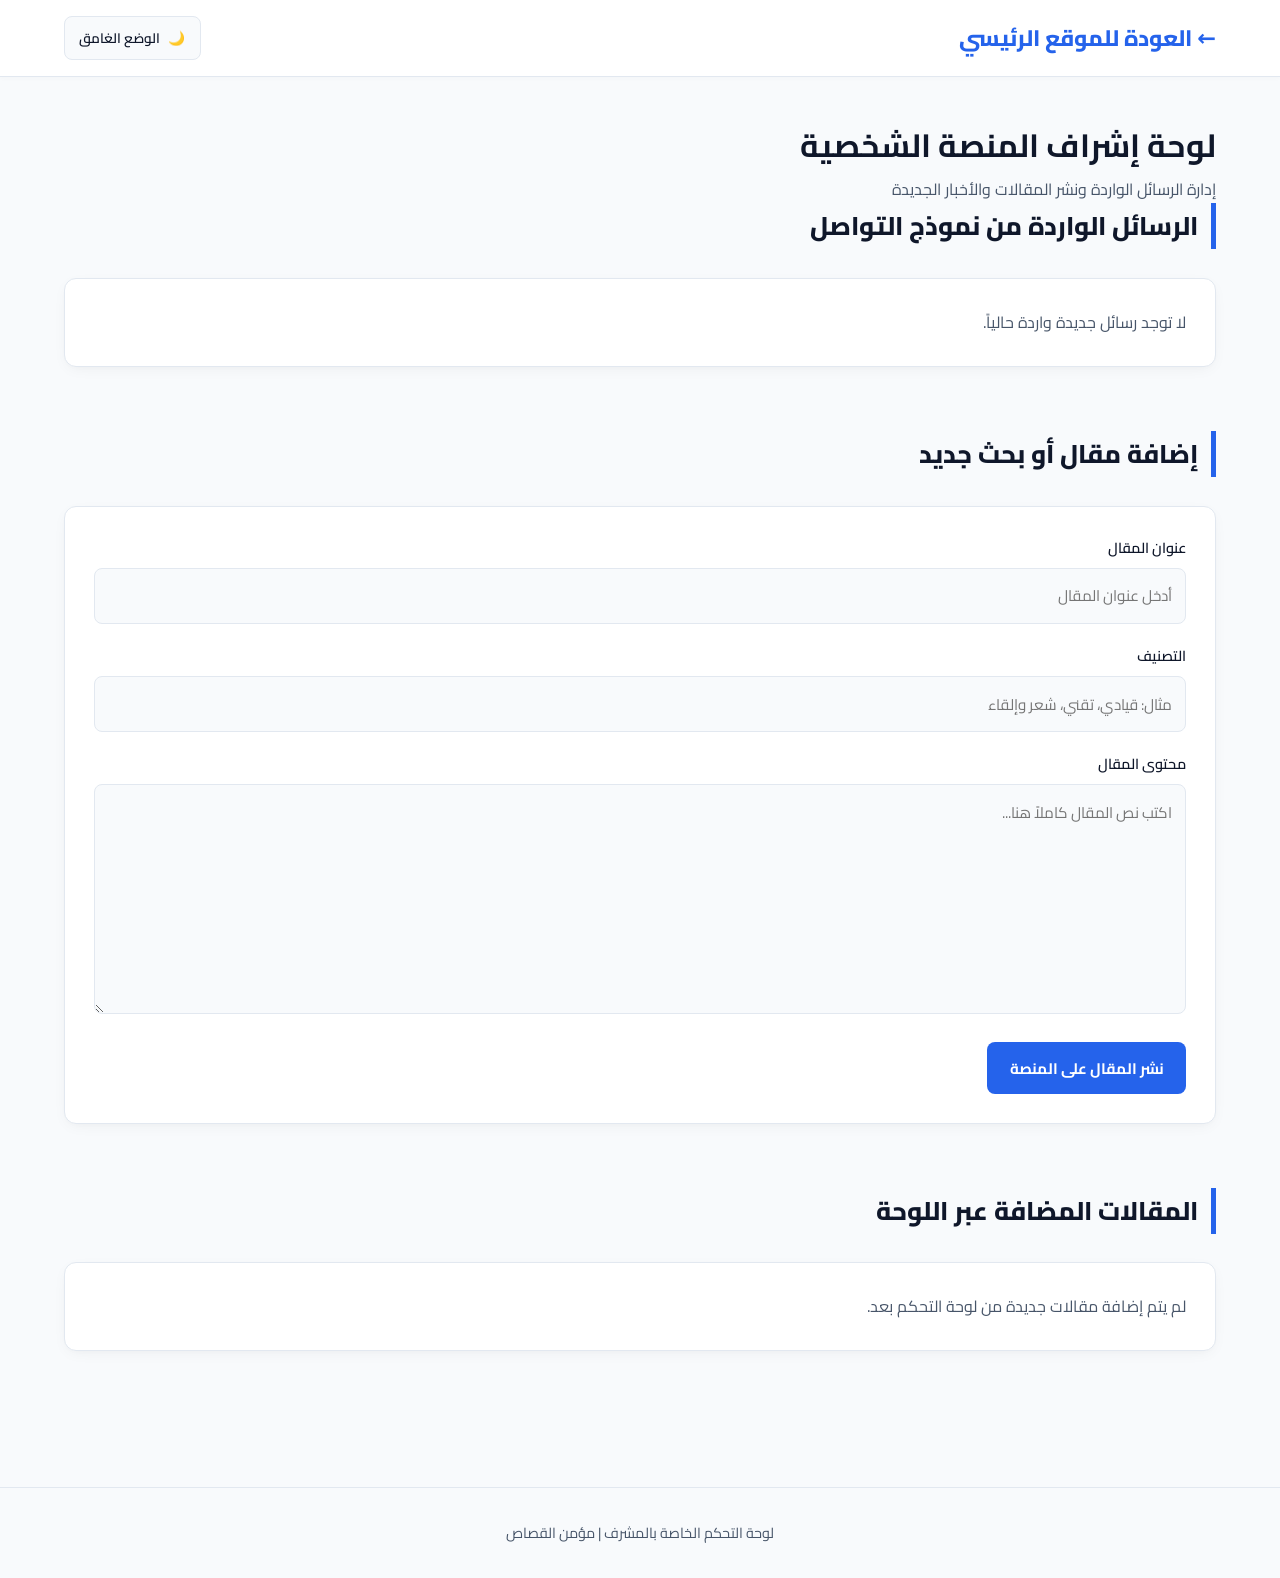
<file: dashboard.html>
<!DOCTYPE html>
<html lang="ar" dir="rtl" data-theme="light">
<head>
    <meta charset="UTF-8">
    <meta name="viewport" content="width=device-width, initial-scale=1.0">
    <title>لوحة التحكم | إدارة المنصة - مؤمن القصاص</title>
    <link rel="preconnect" href="https://fonts.googleapis.com">
    <link rel="preconnect" href="https://fonts.gstatic.com" crossorigin>
    <link href="https://fonts.googleapis.com/css2?family=Cairo:wght@400;600;700;800&display=swap" rel="stylesheet">
    <link rel="stylesheet" href="style.css">
</head>
<body>

    <header>
        <div class="nav-container">
            <a href="index.html" class="logo">← العودة للموقع الرئيسي</a>
            <div class="controls">
                <button class="theme-toggle" id="themeToggleBtn">
                    <span id="themeIcon">🌙</span>
                    <span id="themeText">الوضع الغامق</span>
                </button>
            </div>
        </div>
    </header>

    <main class="container">
        <div class="dashboard-header">
            <h1>لوحة إشراف المنصة الشخصية</h1>
            <p style="color: var(--text-secondary);">إدارة الرسائل الواردة ونشر المقالات والأخبار الجديدة</p>
        </div>

        <!-- قسم الرسائل الواردة -->
        <section class="section">
            <h2 class="section-title">الرسائل الواردة من نموذج التواصل</h2>
            <div class="card" id="messagesList">
                <p style="color: var(--text-secondary);">جاري تحميل الرسائل...</p>
            </div>
        </section>

        <!-- قسم إضافة مقال جديد -->
        <section class="section">
            <h2 class="section-title">إضافة مقال أو بحث جديد</h2>
            <div class="card">
                <form id="addArticleForm">
                    <div class="form-group">
                        <label for="artTitle">عنوان المقال</label>
                        <input type="text" id="artTitle" class="form-control" placeholder="أدخل عنوان المقال" required>
                    </div>
                    <div class="form-group">
                        <label for="artCategory">التصنيف</label>
                        <input type="text" id="artCategory" class="form-control" placeholder="مثال: قيادي، تقني، شعر وإلقاء" required>
                    </div>
                    <div class="form-group">
                        <label for="artContent">محتوى المقال</label>
                        <textarea id="artContent" class="form-control" rows="7" placeholder="اكتب نص المقال كاملاً هنا..." required></textarea>
                    </div>
                    <button type="submit" class="btn">نشر المقال على المنصة</button>
                </form>
            </div>
        </section>

        <!-- قسم المقالات المنشورة سكريبتياً -->
        <section class="section">
            <h2 class="section-title">المقالات المضافة عبر اللوحة</h2>
            <div class="card" id="articlesList">
                <p style="color: var(--text-secondary);">جاري تحميل المقالات...</p>
            </div>
        </section>
    </main>

    <footer>
        <p>لوحة التحكم الخاصة بالمشرف | مؤمن القصاص</p>
    </footer>

    <script src="script.js"></script>
</body>
</html>
</file>
<file: style.css>
:root {
    /* ألوان الوضع الفاتح الاحترافي */
    --bg-primary: #f8fafc;
    --bg-surface: #ffffff;
    --border-color: #e2e8f0;
    --text-primary: #0f172a;
    --text-secondary: #475569;
    --accent-blue: #2563eb;
    --accent-hover: #1d4ed8;
    --accent-light: #eff6ff;
    --danger-color: #ef4444;
    --card-shadow: 0 4px 15px -3px rgba(0, 0, 0, 0.05), 0 2px 6px -2px rgba(0, 0, 0, 0.02);
}

[data-theme="dark"] {
    /* ألوان الوضع الغامق */
    --bg-primary: #0f172a;
    --bg-surface: #1e293b;
    --border-color: #334155;
    --text-primary: #f8fafc;
    --text-secondary: #94a3b8;
    --accent-blue: #3b82f6;
    --accent-hover: #60a5fa;
    --accent-light: #1e293b;
    --danger-color: #f87171;
    --card-shadow: 0 10px 25px -5px rgba(0, 0, 0, 0.3);
}

* {
    box-sizing: border-box;
    margin: 0;
    padding: 0;
    font-family: 'Cairo', system-ui, -apple-system, sans-serif;
    transition: background-color 0.3s ease, color 0.3s ease, border-color 0.3s ease;
}

body {
    background-color: var(--bg-primary);
    color: var(--text-primary);
    line-height: 1.8;
}

/* الهيدر وشريط التنقل */
header {
    position: sticky;
    top: 0;
    background-color: var(--bg-surface);
    border-bottom: 1px solid var(--border-color);
    z-index: 1000;
    box-shadow: 0 2px 4px rgba(0,0,0,0.02);
}

.nav-container {
    max-width: 1200px;
    margin: 0 auto;
    padding: 1rem 1.5rem;
    display: flex;
    justify-content: space-between;
    align-items: center;
}

.logo {
    font-size: 1.4rem;
    font-weight: 800;
    color: var(--accent-blue);
    text-decoration: none;
}

.nav-links {
    display: flex;
    gap: 2rem;
    list-style: none;
}

.nav-links a {
    text-decoration: none;
    color: var(--text-secondary);
    font-weight: 600;
    font-size: 0.95rem;
}

.nav-links a:hover {
    color: var(--accent-blue);
}

.controls {
    display: flex;
    align-items: center;
    gap: 1rem;
}

.theme-toggle {
    background: var(--bg-primary);
    border: 1px solid var(--border-color);
    color: var(--text-primary);
    padding: 0.5rem 0.9rem;
    border-radius: 8px;
    cursor: pointer;
    font-size: 0.85rem;
    font-weight: 600;
    display: flex;
    align-items: center;
    gap: 0.5rem;
}

/* التنسيقات العامة للحاويات */
.container {
    max-width: 1200px;
    margin: 0 auto;
    padding: 2.5rem 1.5rem;
}

.section {
    margin-bottom: 4rem;
}

.section-title {
    font-size: 1.6rem;
    font-weight: 800;
    margin-bottom: 1.8rem;
    border-right: 5px solid var(--accent-blue);
    padding-right: 0.8rem;
    color: var(--text-primary);
}

/* القسم البارز (Hero) */
.hero-section {
    background-color: var(--bg-surface);
    border: 1px solid var(--border-color);
    border-radius: 16px;
    padding: 3rem 2rem;
    box-shadow: var(--card-shadow);
}

.badge {
    background-color: var(--accent-light);
    color: var(--accent-blue);
    padding: 0.3rem 0.8rem;
    border-radius: 20px;
    font-size: 0.85rem;
    font-weight: 700;
    display: inline-block;
    margin-bottom: 1rem;
}

.hero-title {
    font-size: 2.2rem;
    font-weight: 800;
    margin-bottom: 0.5rem;
    color: var(--text-primary);
}

.hero-subtitle {
    color: var(--accent-blue);
    font-size: 1.1rem;
    font-weight: 700;
    margin-bottom: 1.2rem;
}

.hero-text {
    color: var(--text-secondary);
    font-size: 1.05rem;
    max-width: 900px;
}

/* شبكة البطاقات */
.grid {
    display: grid;
    grid-template-columns: repeat(auto-fit, minmax(280px, 1fr));
    gap: 1.5rem;
}

.card {
    background-color: var(--bg-surface);
    border: 1px solid var(--border-color);
    border-radius: 12px;
    padding: 1.8rem;
    box-shadow: var(--card-shadow);
    position: relative;
}

.card-icon {
    font-size: 2rem;
    margin-bottom: 0.8rem;
}

.card-title {
    font-size: 1.2rem;
    font-weight: 700;
    color: var(--text-primary);
    margin-bottom: 0.4rem;
}

.card-meta {
    font-size: 0.85rem;
    color: var(--accent-blue);
    font-weight: 600;
    margin-bottom: 0.8rem;
}

.card-body {
    color: var(--text-secondary);
    font-size: 0.95rem;
}

.tag {
    position: absolute;
    top: 1rem;
    left: 1rem;
    background-color: var(--accent-light);
    color: var(--accent-blue);
    font-size: 0.75rem;
    padding: 0.2rem 0.6rem;
    border-radius: 6px;
    font-weight: 700;
}

/* العناصر والأزرار */
.btn {
    background-color: var(--accent-blue);
    color: #ffffff;
    padding: 0.7rem 1.4rem;
    border-radius: 8px;
    text-decoration: none;
    border: none;
    cursor: pointer;
    font-size: 0.95rem;
    font-weight: 700;
    display: inline-block;
}

.btn:hover {
    background-color: var(--accent-hover);
}

.btn-sm {
    padding: 0.4rem 0.9rem;
    font-size: 0.85rem;
}

.btn-full {
    width: 100%;
}

.btn-danger {
    background-color: var(--danger-color);
}

.form-card {
    max-width: 750px;
    margin: 0 auto;
}

.form-group {
    margin-bottom: 1.2rem;
}

.form-group label {
    display: block;
    margin-bottom: 0.4rem;
    font-weight: 600;
    font-size: 0.9rem;
}

.form-control {
    width: 100%;
    padding: 0.8rem;
    border: 1px solid var(--border-color);
    border-radius: 8px;
    background-color: var(--bg-primary);
    color: var(--text-primary);
    font-size: 0.95rem;
}

.form-control:focus {
    outline: 2px solid var(--accent-blue);
}

/* عنصر الرسالة في لوحة التحكم */
.msg-item {
    border-bottom: 1px solid var(--border-color);
    padding-bottom: 1rem;
    margin-bottom: 1rem;
}

.msg-item:last-child {
    border-bottom: none;
    margin-bottom: 0;
}

.msg-header {
    display: flex;
    justify-content: space-between;
    font-size: 0.9rem;
    color: var(--accent-blue);
    font-weight: 700;
    margin-bottom: 0.4rem;
}

footer {
    text-align: center;
    padding: 2rem 1rem;
    border-top: 1px solid var(--border-color);
    color: var(--text-secondary);
    font-size: 0.9rem;
    margin-top: 2rem;
}

/* تجاوب الشاشات للهواتف والأجهزة اللوحية */
@media (max-width: 768px) {
    .nav-container {
        flex-direction: column;
        gap: 1.2rem;
        align-items: flex-start;
    }

    .nav-links {
        width: 100%;
        justify-content: space-between;
        font-size: 0.85rem;
        gap: 0.8rem;
    }

    .controls {
        width: 100%;
        justify-content: space-between;
    }

    .hero-title {
        font-size: 1.7rem;
    }

    .hero-section {
        padding: 1.8rem 1.2rem;
    }
}
</file>
